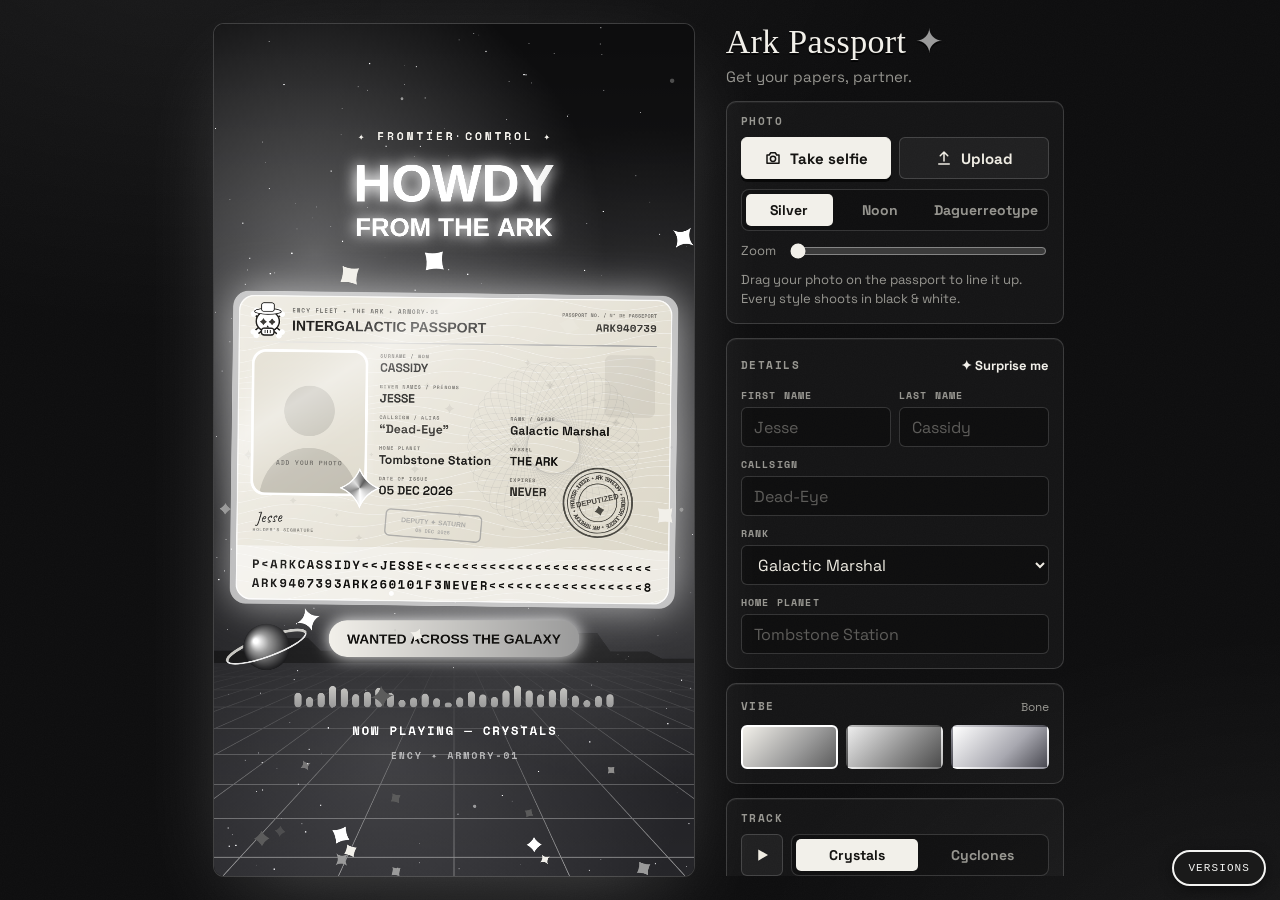
<file: index.html>
<!doctype html>
<html lang="en">
<head>
<meta charset="utf-8" />
<meta name="viewport" content="width=device-width, initial-scale=1" />
<title>Ark Passport</title>
<style>
  html, body { margin: 0; padding: 0; height: 100%; background: #111; overflow: hidden; }
  #frame { position: fixed; inset: 0; width: 100%; height: 100%; border: 0; display: block; }
  #vswitch { position: fixed; right: 14px; bottom: 14px; z-index: 99999; font-family: ui-monospace, 'Courier New', monospace; }
  #vswitch .panel { display: none; position: absolute; right: 0; bottom: 44px; width: 208px; background: #f4f4f2; color: #1a1a1a; border: 2px solid #1a1a1a; border-radius: 10px; box-shadow: 0 8px 24px rgba(0,0,0,.45); padding: 10px; }
  #vswitch.open .panel { display: block; }
  #vswitch .panel h2 { margin: 2px 2px 8px; font-size: 10px; letter-spacing: .14em; text-transform: uppercase; color: #555; font-weight: 700; }
  #vswitch .ver { display: block; width: 100%; text-align: left; margin: 4px 0; padding: 9px 10px; font: inherit; font-size: 12px; background: #fff; color: #1a1a1a; border: 1.5px solid #9a9a9a; border-radius: 7px; cursor: pointer; }
  #vswitch .ver:hover { border-color: #1a1a1a; }
  #vswitch .ver.active { background: #1a1a1a; color: #f4f4f2; border-color: #1a1a1a; }
  #vswitch .ver .tag { float: right; font-size: 10px; color: inherit; opacity: .65; }
  #vswitch > .pill { padding: 10px 14px; font: inherit; font-size: 11px; letter-spacing: .1em; background: #1a1a1a; color: #f4f4f2; border: 2px solid #f4f4f2; border-radius: 999px; cursor: pointer; box-shadow: 0 4px 14px rgba(0,0,0,.4); }
  #vswitch > .pill:hover { background: #333; }
</style>
</head>
<body>
<iframe id="frame" title="Ark Passport" allow="camera; autoplay; fullscreen"></iframe>
<div id="vswitch">
  <div class="panel" role="menu" aria-label="Versions">
    <h2>Ark Passport versions</h2>
    <button class="ver" data-v="v1" role="menuitem">v1 · Original Space <span class="tag">classic</span></button>
    <button class="ver" data-v="v2" role="menuitem">v2 · Western Space <span class="tag">idea by Khaalid</span></button>
  </div>
  <button class="pill" id="pill" aria-haspopup="true" aria-expanded="false">VERSIONS</button>
</div>
<script>
(function () {
  var DIRS = { v1: 'v1/', v2: 'v2/' };
  var DEFAULT = 'v2';
  var frame = document.getElementById('frame');
  var sw = document.getElementById('vswitch');
  var pill = document.getElementById('pill');
  var buttons = Array.prototype.slice.call(sw.querySelectorAll('.ver'));

  function pick() {
    var q = new URLSearchParams(location.search).get('v');
    if (q && DIRS['v' + q]) return 'v' + q;
    if (q && DIRS[q]) return q;
    try {
      var saved = localStorage.getItem('ark-version');
      if (saved && DIRS[saved]) return saved;
    } catch (e) {}
    return DEFAULT;
  }

  function setVersion(id) {
    if (!DIRS[id]) return;
    frame.src = DIRS[id];
    buttons.forEach(function (b) { b.classList.toggle('active', b.getAttribute('data-v') === id); });
    try { localStorage.setItem('ark-version', id); } catch (e) {}
  }

  pill.addEventListener('click', function (e) {
    e.stopPropagation();
    var open = sw.classList.toggle('open');
    pill.setAttribute('aria-expanded', open ? 'true' : 'false');
  });
  document.addEventListener('click', function (e) {
    if (!sw.contains(e.target)) sw.classList.remove('open');
  });
  document.addEventListener('keydown', function (e) {
    if (e.key === 'Escape') sw.classList.remove('open');
  });
  buttons.forEach(function (b) {
    b.addEventListener('click', function () {
      setVersion(b.getAttribute('data-v'));
      sw.classList.remove('open');
    });
  });

  setVersion(pick());
})();
</script>
</body>
</html>
</file>
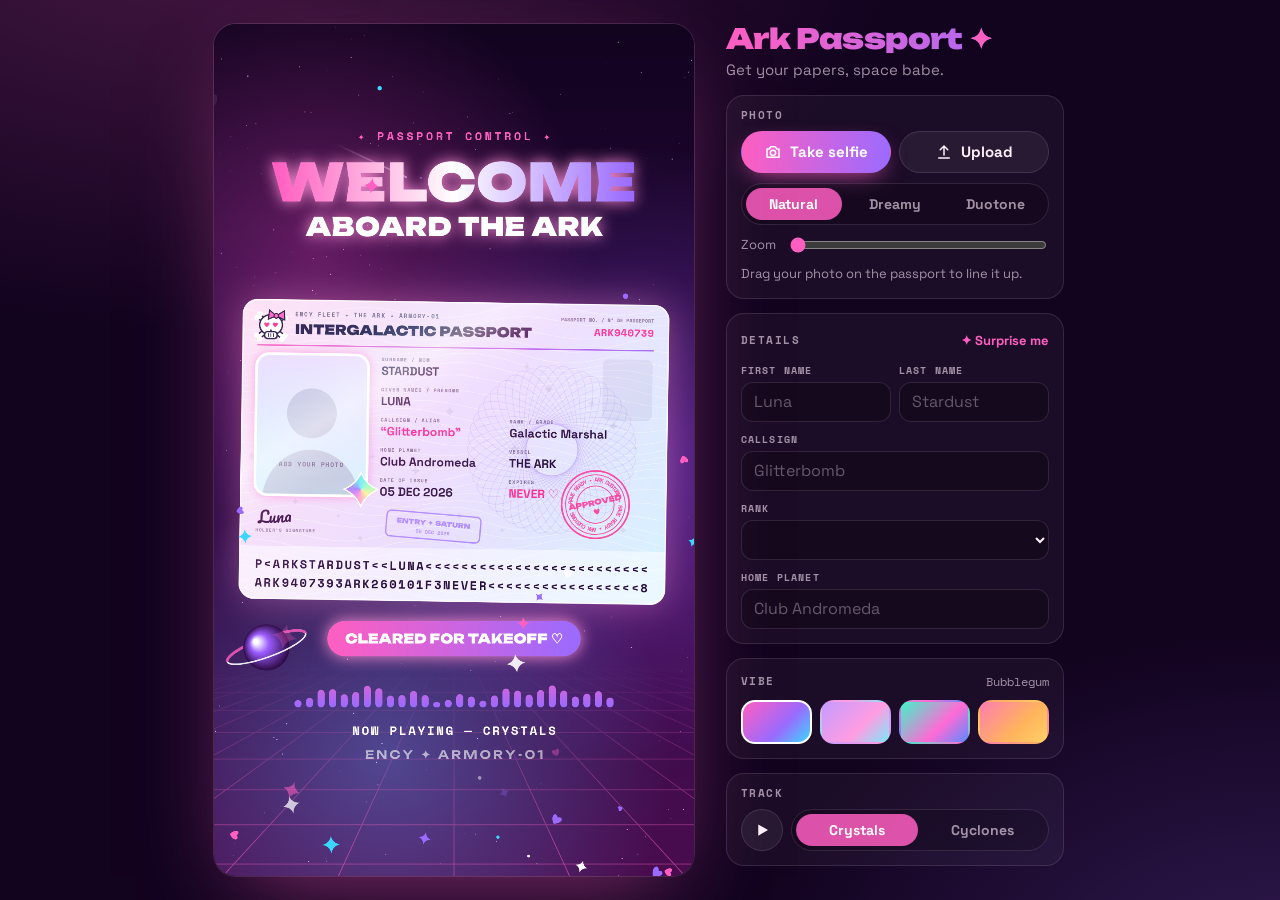
<file: v1/index.html>
<!doctype html>
<html lang="en">
<head>
  <meta charset="utf-8" />
  <meta name="viewport" content="width=device-width, initial-scale=1, viewport-fit=cover" />
  <title>Ark Passport</title>
  <meta name="description" content="Get your ENCY intergalactic passport. Snap a selfie, get stamped, post the story." />
  <meta name="theme-color" content="#12031f" />
  <link rel="preconnect" href="https://fonts.googleapis.com" />
  <link rel="preconnect" href="https://fonts.gstatic.com" crossorigin />
  <link rel="stylesheet" href="https://fonts.googleapis.com/css2?family=Pacifico&family=Space+Grotesk:wght@500;700&family=Space+Mono:wght@400;700&family=Unbounded:wght@600;900&display=swap" />
  <link rel="stylesheet" href="style.css" />
</head>
<body>
  <main class="app">
    <div class="stage-wrap">
      <canvas id="stage" width="1080" height="1920" aria-label="Your animated passport story"></canvas>
      <div class="badge" id="badge" hidden><span class="dot"></span><span id="badgeText">RENDERING</span></div>
    </div>

    <aside class="panel">
      <header class="brand">
        <h1>Ark Passport <span class="spark">✦</span></h1>
        <p class="sub">Get your papers, space babe.</p>
      </header>

      <section class="block">
        <h2>Photo</h2>
        <div class="row">
          <button class="btn primary" id="selfieBtn">
            <svg viewBox="0 0 24 24" width="18" height="18" fill="none" stroke="currentColor" stroke-width="2" stroke-linecap="round" stroke-linejoin="round"><path d="M4 8h3l2-3h6l2 3h3v11H4z"/><circle cx="12" cy="13" r="3.5"/></svg>
            Take selfie
          </button>
          <label class="btn" id="uploadBtn">
            <input type="file" id="photoInput" accept="image/*" hidden />
            <svg viewBox="0 0 24 24" width="18" height="18" fill="none" stroke="currentColor" stroke-width="2" stroke-linecap="round" stroke-linejoin="round"><path d="M12 16V4M7 9l5-5 5 5M5 20h14"/></svg>
            Upload
          </label>
          <input type="file" id="selfieInput" accept="image/*" capture="user" hidden />
        </div>
        <div class="seg" role="radiogroup" aria-label="Photo style">
          <button class="seg-btn active" data-style="natural" role="radio" aria-checked="true">Natural</button>
          <button class="seg-btn" data-style="dreamy" role="radio" aria-checked="false">Dreamy</button>
          <button class="seg-btn" data-style="duotone" role="radio" aria-checked="false">Duotone</button>
        </div>
        <label class="slider-row">
          <span>Zoom</span>
          <input type="range" id="zoom" min="100" max="300" value="100" />
        </label>
        <p class="hint">Drag your photo on the passport to line it up.</p>
      </section>

      <section class="block">
        <div class="row-head">
          <h2>Details</h2>
          <button class="link-btn" id="surpriseBtn">✦ Surprise me</button>
        </div>
        <div class="grid2">
          <label class="field"><span>First name</span><input id="fFirst" maxlength="18" autocomplete="given-name" placeholder="Luna" /></label>
          <label class="field"><span>Last name</span><input id="fLast" maxlength="18" autocomplete="family-name" placeholder="Stardust" /></label>
        </div>
        <label class="field"><span>Callsign</span><input id="fCall" maxlength="18" placeholder="Glitterbomb" /></label>
        <label class="field"><span>Rank</span><select id="fRank"></select></label>
        <label class="field"><span>Home planet</span><input id="fPlanet" maxlength="20" list="planetList" placeholder="Club Andromeda" /></label>
        <datalist id="planetList"></datalist>
      </section>

      <section class="block">
        <div class="row-head">
          <h2>Vibe</h2>
          <span class="meta" id="themeName">Bubblegum</span>
        </div>
        <div class="themes" id="themes" role="radiogroup" aria-label="Color theme"></div>
      </section>

      <section class="block">
        <h2>Track</h2>
        <div class="row">
          <button class="btn icon" id="playBtn" aria-label="Play">
            <svg viewBox="0 0 24 24" width="18" height="18"><path id="playPath" d="M7 4.5v15l13-7.5z" fill="currentColor"/></svg>
          </button>
          <div class="seg seg-2 grow" role="radiogroup" aria-label="Track">
            <button class="seg-btn track-btn active" data-track="crystals" role="radio" aria-checked="true">Crystals</button>
            <button class="seg-btn track-btn" data-track="cyclones" role="radio" aria-checked="false">Cyclones</button>
          </div>
        </div>
      </section>

      <section class="block">
        <div class="row-head">
          <h2>Export</h2>
          <span class="meta">story · 1080 × 1920</span>
        </div>
        <div class="row">
          <select id="lenSelect" aria-label="Video length">
            <option value="10">10 sec</option>
            <option value="15" selected>15 sec</option>
            <option value="30">30 sec</option>
          </select>
          <button class="btn primary grow" id="exportBtn">Export video</button>
        </div>
        <div class="row">
          <button class="btn grow" id="stillBtn">Save image</button>
          <button class="btn grow" id="shareBtn" hidden>Share</button>
          <a class="btn grow" id="downloadLink" hidden>Download again</a>
        </div>
        <p class="note" id="exportNote">Video comes with the song baked in.</p>
      </section>
    </aside>
  </main>

  <dialog id="camDialog" class="cam">
    <div class="cam-inner">
      <video id="camVideo" playsinline muted autoplay></video>
      <div class="cam-ring"></div>
      <div class="cam-actions">
        <button class="btn" id="camCancel">Cancel</button>
        <button class="shutter" id="camShoot" aria-label="Take photo"></button>
        <span class="cam-spacer"></span>
      </div>
      <p class="cam-err" id="camErr" hidden></p>
    </div>
  </dialog>

  <script src="../lib/mp4-muxer.min.js"></script>
  <script src="app.js"></script>
</body>
</html>
</file>
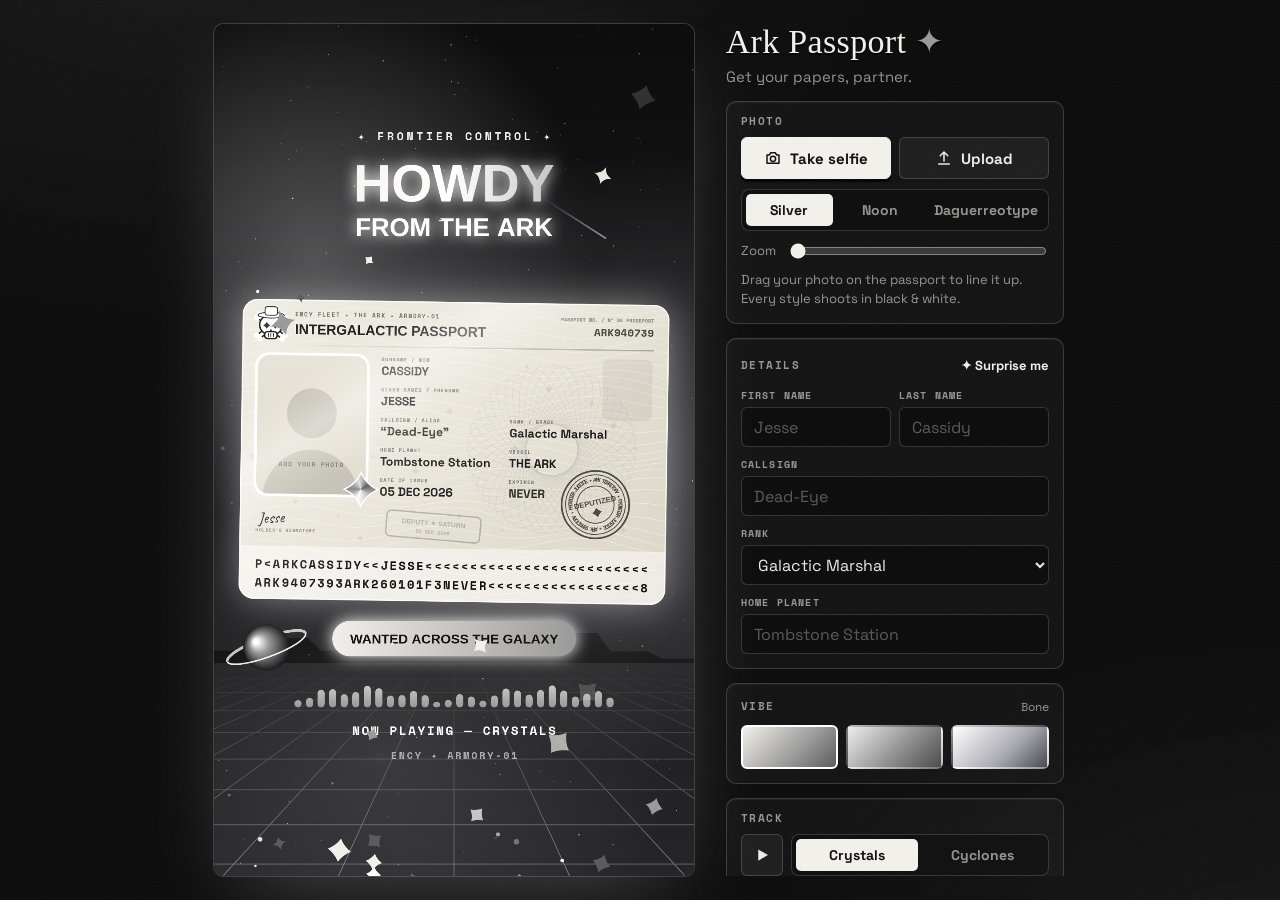
<file: v2/index.html>
<!doctype html>
<html lang="en">
<head>
  <meta charset="utf-8" />
  <meta name="viewport" content="width=device-width, initial-scale=1, viewport-fit=cover" />
  <title>Ark Passport</title>
  <meta name="description" content="Get your ENCY intergalactic passport. Snap a selfie, get stamped, post the story." />
  <meta name="theme-color" content="#0d0d0e" />
  <link rel="preconnect" href="https://fonts.googleapis.com" />
  <link rel="preconnect" href="https://fonts.gstatic.com" crossorigin />
  <link rel="stylesheet" href="https://fonts.googleapis.com/css2?family=Caveat:wght@600&family=Smokum&family=Space+Grotesk:wght@500;700&family=Space+Mono:wght@400;700&display=swap" />
  <link rel="stylesheet" href="style.css" />
</head>
<body>
  <main class="app">
    <div class="stage-wrap">
      <canvas id="stage" width="1080" height="1920" aria-label="Your animated passport story"></canvas>
      <div class="badge" id="badge" hidden><span class="dot"></span><span id="badgeText">RENDERING</span></div>
    </div>

    <aside class="panel">
      <header class="brand">
        <h1>Ark Passport <span class="spark">✦</span></h1>
        <p class="sub">Get your papers, partner.</p>
      </header>

      <section class="block">
        <h2>Photo</h2>
        <div class="row">
          <button class="btn primary" id="selfieBtn">
            <svg viewBox="0 0 24 24" width="18" height="18" fill="none" stroke="currentColor" stroke-width="2" stroke-linecap="round" stroke-linejoin="round"><path d="M4 8h3l2-3h6l2 3h3v11H4z"/><circle cx="12" cy="13" r="3.5"/></svg>
            Take selfie
          </button>
          <label class="btn" id="uploadBtn">
            <input type="file" id="photoInput" accept="image/*" hidden />
            <svg viewBox="0 0 24 24" width="18" height="18" fill="none" stroke="currentColor" stroke-width="2" stroke-linecap="round" stroke-linejoin="round"><path d="M12 16V4M7 9l5-5 5 5M5 20h14"/></svg>
            Upload
          </label>
          <input type="file" id="selfieInput" accept="image/*" capture="user" hidden />
        </div>
        <div class="seg" role="radiogroup" aria-label="Photo style">
          <button class="seg-btn active" data-style="silver" role="radio" aria-checked="true">Silver</button>
          <button class="seg-btn" data-style="noon" role="radio" aria-checked="false">Noon</button>
          <button class="seg-btn" data-style="daguerreotype" role="radio" aria-checked="false">Daguerreotype</button>
        </div>
        <label class="slider-row">
          <span>Zoom</span>
          <input type="range" id="zoom" min="100" max="300" value="100" />
        </label>
        <p class="hint">Drag your photo on the passport to line it up. Every style shoots in black &amp; white.</p>
      </section>

      <section class="block">
        <div class="row-head">
          <h2>Details</h2>
          <button class="link-btn" id="surpriseBtn">✦ Surprise me</button>
        </div>
        <div class="grid2">
          <label class="field"><span>First name</span><input id="fFirst" maxlength="18" autocomplete="given-name" placeholder="Jesse" /></label>
          <label class="field"><span>Last name</span><input id="fLast" maxlength="18" autocomplete="family-name" placeholder="Cassidy" /></label>
        </div>
        <label class="field"><span>Callsign</span><input id="fCall" maxlength="18" placeholder="Dead-Eye" /></label>
        <label class="field"><span>Rank</span><select id="fRank"></select></label>
        <label class="field"><span>Home planet</span><input id="fPlanet" maxlength="20" list="planetList" placeholder="Tombstone Station" /></label>
        <datalist id="planetList"></datalist>
      </section>

      <section class="block">
        <div class="row-head">
          <h2>Vibe</h2>
          <span class="meta" id="themeName">Bone</span>
        </div>
        <div class="themes" id="themes" role="radiogroup" aria-label="Color theme"></div>
      </section>

      <section class="block">
        <h2>Track</h2>
        <div class="row">
          <button class="btn icon" id="playBtn" aria-label="Play">
            <svg viewBox="0 0 24 24" width="18" height="18"><path id="playPath" d="M7 4.5v15l13-7.5z" fill="currentColor"/></svg>
          </button>
          <div class="seg seg-2 grow" role="radiogroup" aria-label="Track">
            <button class="seg-btn track-btn active" data-track="crystals" role="radio" aria-checked="true">Crystals</button>
            <button class="seg-btn track-btn" data-track="cyclones" role="radio" aria-checked="false">Cyclones</button>
          </div>
        </div>
      </section>

      <section class="block">
        <div class="row-head">
          <h2>Export</h2>
          <span class="meta">story · 1080 × 1920</span>
        </div>
        <div class="row">
          <select id="lenSelect" aria-label="Video length">
            <option value="10">10 sec</option>
            <option value="15" selected>15 sec</option>
            <option value="30">30 sec</option>
          </select>
          <button class="btn primary grow" id="exportBtn">Export video</button>
        </div>
        <div class="row">
          <button class="btn grow" id="stillBtn">Save image</button>
          <button class="btn grow" id="shareBtn" hidden>Share</button>
          <a class="btn grow" id="downloadLink" hidden>Download again</a>
        </div>
        <p class="note" id="exportNote">Video comes with the song baked in.</p>
      </section>
    </aside>
  </main>

  <dialog id="camDialog" class="cam">
    <div class="cam-inner">
      <div class="cam-consent" id="camConsent">
        <p class="cam-consent-title">Camera access</p>
        <p class="cam-consent-copy">Allow camera access to take your portrait. The photo stays on this device until you export.</p>
        <div class="row">
          <button class="btn" id="camConsentCancel">Cancel</button>
          <button class="btn primary" id="camConsentGo">Allow camera</button>
        </div>
      </div>
      <div class="cam-live" id="camLive" hidden>
        <video id="camVideo" playsinline muted autoplay></video>
        <div class="cam-actions">
          <button class="btn" id="camCancel">Cancel</button>
          <button class="shutter" id="camShoot" aria-label="Take photo"></button>
          <span class="cam-spacer"></span>
        </div>
      </div>
      <p class="cam-err" id="camErr" hidden></p>
    </div>
  </dialog>

  <script src="../lib/mp4-muxer.min.js"></script>
  <script src="app.js"></script>
</body>
</html>
</file>
<file: v1/style.css>
:root {
  --bg: #12031f;
  --panel: rgba(255, 255, 255, 0.04);
  --line: rgba(255, 220, 245, 0.12);
  --text: #fff0fa;
  --muted: rgba(255, 235, 250, 0.6);
  --accent: #ff5fc1;
  --accent-2: #8a5cff;
  --accent-ink: #ffffff;
  --radius: 14px;
  color-scheme: dark;
}

* { box-sizing: border-box; }

html, body {
  margin: 0;
  min-height: 100%;
  background:
    radial-gradient(1200px 700px at 15% -10%, color-mix(in srgb, var(--accent) 22%, transparent), transparent 60%),
    radial-gradient(900px 600px at 100% 110%, color-mix(in srgb, var(--accent-2) 22%, transparent), transparent 60%),
    var(--bg);
  background-attachment: fixed;
  color: var(--text);
  font: 15px/1.45 "Space Grotesk", ui-sans-serif, system-ui, sans-serif;
  -webkit-font-smoothing: antialiased;
}

.app {
  display: flex;
  gap: 32px;
  justify-content: center;
  align-items: center;
  min-height: 100dvh;
  padding: 24px;
}

.stage-wrap {
  position: relative;
  height: calc(100dvh - 48px);
  aspect-ratio: 9 / 16;
  flex-shrink: 0;
}

#stage {
  display: block;
  width: 100%;
  height: 100%;
  border-radius: 22px;
  background: #12031f;
  box-shadow:
    0 0 0 1px var(--line),
    0 30px 90px -30px color-mix(in srgb, var(--accent) 55%, transparent);
  touch-action: none;
}

.badge {
  position: absolute;
  top: 14px;
  left: 14px;
  display: flex;
  align-items: center;
  gap: 8px;
  padding: 6px 12px;
  border-radius: 999px;
  background: rgba(0, 0, 0, 0.5);
  backdrop-filter: blur(8px);
  font: 700 12px/1 "Space Mono", monospace;
  letter-spacing: 0.08em;
}
.badge .dot { width: 8px; height: 8px; border-radius: 50%; background: var(--accent); animation: blink 0.9s steps(2) infinite; }
@keyframes blink { 50% { opacity: 0.25; } }

.panel {
  width: 340px;
  flex-shrink: 0;
  display: flex;
  flex-direction: column;
  gap: 14px;
  max-height: calc(100dvh - 48px);
  overflow-y: auto;
  scrollbar-width: none;
  padding-right: 2px;
}

.brand h1 {
  margin: 0;
  font: 900 28px/1.05 "Unbounded", sans-serif;
  letter-spacing: -0.02em;
  background: linear-gradient(90deg, var(--accent), var(--accent-2));
  -webkit-background-clip: text;
  background-clip: text;
  color: transparent;
}
.brand .spark { -webkit-text-fill-color: var(--accent); }
.sub { margin: 6px 0 0; color: var(--muted); }

.block {
  display: flex;
  flex-direction: column;
  gap: 10px;
  padding: 14px;
  border: 1px solid var(--line);
  border-radius: 18px;
  background: var(--panel);
}

h2 {
  margin: 0;
  font: 700 11px/1 "Space Mono", monospace;
  letter-spacing: 0.14em;
  text-transform: uppercase;
  color: var(--muted);
}

.row { display: flex; gap: 8px; align-items: center; }
.row-head { display: flex; justify-content: space-between; align-items: center; }
.grow { flex: 1; }
.meta { font: 12px "Space Mono", monospace; color: var(--muted); }
.hint, .note { margin: 0; font-size: 13px; color: var(--muted); }
.note.warn { color: #ffb4c8; }

.btn {
  display: inline-flex;
  align-items: center;
  justify-content: center;
  gap: 8px;
  height: 42px;
  padding: 0 14px;
  border: 1px solid var(--line);
  border-radius: 999px;
  background: rgba(255, 255, 255, 0.06);
  color: var(--text);
  font: inherit;
  font-weight: 700;
  cursor: pointer;
  text-decoration: none;
  white-space: nowrap;
  transition: background 0.15s, transform 0.12s, filter 0.15s, opacity 0.15s;
  -webkit-tap-highlight-color: transparent;
}
.row > .btn:not(.icon) { flex: 1; }
.btn:hover:not(:disabled) { background: rgba(255, 255, 255, 0.11); }
.btn:active:not(:disabled) { transform: scale(0.96); }
.btn:disabled { opacity: 0.4; cursor: not-allowed; }
.btn.primary {
  border-color: transparent;
  background: linear-gradient(95deg, var(--accent), var(--accent-2));
  color: var(--accent-ink);
  box-shadow: 0 8px 24px -10px var(--accent);
}
.btn.primary:hover:not(:disabled) { background: linear-gradient(95deg, var(--accent), var(--accent-2)); filter: brightness(1.08); }
.btn.primary.busy { background: #ff3b6b; }
.btn.icon { width: 42px; padding: 0; flex-shrink: 0; }

.link-btn {
  border: 0;
  background: none;
  color: var(--accent);
  font: 700 13px "Space Grotesk", sans-serif;
  cursor: pointer;
  padding: 4px 0;
}
.link-btn:hover { filter: brightness(1.2); }

.seg {
  display: grid;
  grid-template-columns: repeat(3, 1fr);
  gap: 4px;
  padding: 4px;
  border: 1px solid var(--line);
  border-radius: 999px;
  background: rgba(0, 0, 0, 0.18);
}
.seg-2 { grid-template-columns: repeat(2, 1fr); }
.seg-btn {
  height: 32px;
  border: 0;
  border-radius: 999px;
  background: transparent;
  color: var(--muted);
  font: inherit;
  font-size: 14px;
  font-weight: 700;
  cursor: pointer;
  transition: background 0.2s, color 0.2s;
}
.seg-btn:hover { color: var(--text); }
.seg-btn.active { background: color-mix(in srgb, var(--accent) 85%, white 0%); color: var(--accent-ink); }
.seg-btn:disabled { opacity: 0.5; cursor: not-allowed; }

.slider-row { display: flex; align-items: center; gap: 12px; font-size: 13px; color: var(--muted); }
.slider-row input { flex: 1; accent-color: var(--accent); }

.grid2 { display: grid; grid-template-columns: 1fr 1fr; gap: 8px; }
.field { display: flex; flex-direction: column; gap: 4px; min-width: 0; }
.field span { font: 700 10px "Space Mono", monospace; letter-spacing: 0.12em; text-transform: uppercase; color: var(--muted); }
.field input, .field select, select {
  width: 100%;
  height: 40px;
  padding: 0 12px;
  border: 1px solid var(--line);
  border-radius: 12px;
  background: rgba(0, 0, 0, 0.22);
  color: var(--text);
  font: inherit;
  font-size: 16px;
  min-width: 0;
}
select { width: auto; }
.field select { width: 100%; }
.field input:focus, select:focus { outline: none; border-color: var(--accent); }
.field input::placeholder { color: rgba(255, 235, 250, 0.35); }
select option { background: #1d0a2c; }

.themes { display: grid; grid-template-columns: repeat(4, 1fr); gap: 8px; }
.theme {
  height: 44px;
  border-radius: 14px;
  border: 2px solid transparent;
  cursor: pointer;
  transition: transform 0.15s, border-color 0.15s;
}
.theme:hover { transform: translateY(-1px); }
.theme.active { border-color: #fff; }

.cam {
  padding: 0;
  border: 0;
  border-radius: 28px;
  background: #0d0216;
  color: var(--text);
  width: min(92vw, 520px);
  box-shadow: 0 30px 120px -20px var(--accent);
}
.cam::backdrop { background: rgba(10, 2, 20, 0.75); backdrop-filter: blur(6px); }
.cam-inner { position: relative; padding: 16px; }
.cam video {
  display: block;
  width: 100%;
  aspect-ratio: 4 / 5;
  object-fit: cover;
  border-radius: 18px;
  transform: scaleX(-1);
  background: #000;
}
.cam-ring {
  position: absolute;
  inset: 16px 16px auto 16px;
  aspect-ratio: 4 / 5;
  border-radius: 18px;
  pointer-events: none;
  background: radial-gradient(ellipse 34% 40% at 50% 46%, transparent 98%, rgba(13, 2, 22, 0.45) 100%);
}
.cam-actions { display: grid; grid-template-columns: 1fr auto 1fr; align-items: center; margin-top: 14px; }
.cam-actions .btn { justify-self: start; }
.shutter {
  width: 68px;
  height: 68px;
  border-radius: 50%;
  border: 4px solid #fff;
  background: linear-gradient(135deg, var(--accent), var(--accent-2));
  cursor: pointer;
  transition: transform 0.12s;
}
.shutter:active { transform: scale(0.92); }
.cam-err { margin: 10px 0 0; color: #ffb4c8; font-size: 14px; }

[hidden] { display: none !important; }

@media (max-width: 800px) {
  .app { flex-direction: column; gap: 18px; padding: 14px 16px 32px; align-items: stretch; }
  .stage-wrap { height: auto; width: min(100%, calc(64dvh * 9 / 16)); margin: 0 auto; }
  .panel { width: 100%; max-height: none; overflow: visible; }
}

@media (prefers-reduced-motion: reduce) {
  .badge .dot { animation: none; }
}
</file>
<file: v2/style.css>
:root {
  --bg: #0b0b0c;
  --panel: rgba(255, 255, 255, 0.03);
  --line: rgba(255, 255, 255, 0.16);
  --text: #efece3;
  --muted: rgba(239, 236, 227, 0.6);
  --accent: #f2f0ea;
  --accent-2: #9a9a9a;
  --accent-ink: #141311;
  --radius: 8px;
  --grain: url("data:image/svg+xml;utf8,<svg xmlns='http://www.w3.org/2000/svg' width='160' height='160'><filter id='n'><feTurbulence type='fractalNoise' baseFrequency='0.9' numOctaves='2' stitchTiles='stitch'/><feColorMatrix type='saturate' values='0'/></filter><rect width='160' height='160' filter='url(%23n)' opacity='0.55'/></svg>");
  color-scheme: dark;
}

* { box-sizing: border-box; }

html, body {
  margin: 0;
  min-height: 100%;
  background:
    radial-gradient(1200px 700px at 15% -10%, rgba(255, 255, 255, 0.06), transparent 60%),
    radial-gradient(900px 600px at 100% 110%, rgba(255, 255, 255, 0.05), transparent 60%),
    var(--bg);
  background-attachment: fixed;
  color: var(--text);
  font: 15px/1.45 "Space Grotesk", ui-sans-serif, system-ui, sans-serif;
  -webkit-font-smoothing: antialiased;
}

/* faint paper grain over the whole page */
body::before {
  content: "";
  position: fixed;
  inset: 0;
  background-image: var(--grain);
  opacity: 0.05;
  pointer-events: none;
  z-index: 1;
}

.app {
  position: relative;
  z-index: 2;
  display: flex;
  gap: 32px;
  justify-content: center;
  align-items: center;
  min-height: 100dvh;
  padding: 24px;
}

.stage-wrap {
  position: relative;
  height: calc(100dvh - 48px);
  aspect-ratio: 9 / 16;
  flex-shrink: 0;
}

#stage {
  display: block;
  width: 100%;
  height: 100%;
  border-radius: 10px;
  background: #0b0b0c;
  box-shadow:
    0 0 0 1px var(--line),
    0 30px 90px -30px rgba(255, 255, 255, 0.28);
  touch-action: none;
}

.badge {
  position: absolute;
  top: 14px;
  left: 14px;
  display: flex;
  align-items: center;
  gap: 8px;
  padding: 6px 12px;
  border-radius: 3px;
  background: rgba(0, 0, 0, 0.6);
  border: 1px solid var(--line);
  font: 700 12px/1 "Space Mono", monospace;
  letter-spacing: 0.08em;
}
.badge .dot { width: 8px; height: 8px; border-radius: 50%; background: var(--accent); animation: blink 0.9s steps(2) infinite; }
@keyframes blink { 50% { opacity: 0.25; } }

.panel {
  width: 340px;
  flex-shrink: 0;
  display: flex;
  flex-direction: column;
  gap: 14px;
  max-height: calc(100dvh - 48px);
  overflow-y: auto;
  scrollbar-width: none;
  padding-right: 2px;
}

.brand h1 {
  margin: 0;
  font: 400 34px/1.05 "Smokum", serif;
  letter-spacing: 0.01em;
  color: var(--accent);
  text-shadow: 0 2px 0 rgba(0, 0, 0, 0.7);
}
.brand .spark { color: var(--accent-2); }
.sub { margin: 6px 0 0; color: var(--muted); }

.block {
  display: flex;
  flex-direction: column;
  gap: 10px;
  padding: 14px;
  border: 1px solid var(--line);
  border-radius: 10px;
  background: var(--panel);
  box-shadow: inset 0 1px 0 rgba(255, 255, 255, 0.05);
}

h2 {
  margin: 0;
  font: 700 11px/1 "Space Mono", monospace;
  letter-spacing: 0.14em;
  text-transform: uppercase;
  color: var(--muted);
}

.row { display: flex; gap: 8px; align-items: center; }
.row-head { display: flex; justify-content: space-between; align-items: center; }
.grow { flex: 1; }
.meta { font: 12px "Space Mono", monospace; color: var(--muted); }
.hint, .note { margin: 0; font-size: 13px; color: var(--muted); }
.note.warn { color: #d8d8d8; }

.btn {
  display: inline-flex;
  align-items: center;
  justify-content: center;
  gap: 8px;
  height: 42px;
  padding: 0 14px;
  border: 1.5px solid var(--line);
  border-radius: 6px;
  background: rgba(255, 255, 255, 0.05);
  color: var(--text);
  font: inherit;
  font-weight: 700;
  cursor: pointer;
  text-decoration: none;
  white-space: nowrap;
  transition: background 0.15s, transform 0.12s, filter 0.15s, opacity 0.15s;
  -webkit-tap-highlight-color: transparent;
}
.row > .btn:not(.icon) { flex: 1; }
.btn:hover:not(:disabled) { background: rgba(255, 255, 255, 0.1); }
.btn:active:not(:disabled) { transform: scale(0.96); }
.btn:disabled { opacity: 0.4; cursor: not-allowed; }
.btn.primary {
  border-color: var(--accent);
  background: var(--accent);
  color: var(--accent-ink);
  box-shadow: 0 3px 0 rgba(0, 0, 0, 0.65);
}
.btn.primary:hover:not(:disabled) { background: var(--accent); filter: brightness(1.05); }
.btn.primary:active:not(:disabled) { box-shadow: 0 1px 0 rgba(0, 0, 0, 0.65); }
.btn.primary.busy { background: #8a8a8a; }
.btn.icon { width: 42px; padding: 0; flex-shrink: 0; }

.link-btn {
  border: 0;
  background: none;
  color: var(--accent);
  font: 700 13px "Space Grotesk", sans-serif;
  cursor: pointer;
  padding: 4px 0;
}
.link-btn:hover { filter: brightness(1.15); }

.seg {
  display: grid;
  grid-template-columns: repeat(3, 1fr);
  gap: 4px;
  padding: 4px;
  border: 1px solid var(--line);
  border-radius: 8px;
  background: rgba(0, 0, 0, 0.25);
}
.seg-2 { grid-template-columns: repeat(2, 1fr); }
.seg-btn {
  height: 32px;
  border: 0;
  border-radius: 5px;
  background: transparent;
  color: var(--muted);
  font: inherit;
  font-size: 14px;
  font-weight: 700;
  cursor: pointer;
  transition: background 0.2s, color 0.2s;
}
.seg-btn:hover { color: var(--text); }
.seg-btn.active { background: var(--accent); color: var(--accent-ink); }
.seg-btn:disabled { opacity: 0.5; cursor: not-allowed; }

.slider-row { display: flex; align-items: center; gap: 12px; font-size: 13px; color: var(--muted); }
.slider-row input { flex: 1; accent-color: var(--accent); }

.grid2 { display: grid; grid-template-columns: 1fr 1fr; gap: 8px; }
.field { display: flex; flex-direction: column; gap: 4px; min-width: 0; }
.field span { font: 700 10px "Space Mono", monospace; letter-spacing: 0.12em; text-transform: uppercase; color: var(--muted); }
.field input, .field select, select {
  width: 100%;
  height: 40px;
  padding: 0 12px;
  border: 1px solid var(--line);
  border-radius: 6px;
  background: rgba(0, 0, 0, 0.3);
  color: var(--text);
  font: inherit;
  font-size: 16px;
  min-width: 0;
}
select { width: auto; }
.field select { width: 100%; }
.field input:focus, select:focus { outline: none; border-color: var(--accent); }
.field input::placeholder { color: rgba(239, 236, 227, 0.35); }
select option { background: #141414; }

.themes { display: grid; grid-template-columns: repeat(3, 1fr); gap: 8px; }
.theme {
  height: 44px;
  border-radius: 6px;
  border: 2px solid transparent;
  cursor: pointer;
  transition: transform 0.15s, border-color 0.15s;
}
.theme:hover { transform: translateY(-1px); }
.theme.active { border-color: #fff; }

.cam {
  padding: 0;
  border: 1px solid var(--line);
  border-radius: 14px;
  background: #000;
  color: var(--text);
  width: min(92vw, 520px);
  box-shadow: 0 30px 120px -20px rgba(255, 255, 255, 0.25);
}
.cam::backdrop { background: rgba(0, 0, 0, 0.8); }
.cam-inner { position: relative; padding: 16px; }

.cam-consent { padding: 28px 12px; text-align: center; }
.cam-consent-title {
  margin: 0 0 8px;
  font: 400 26px/1.1 "Smokum", serif;
  color: var(--accent);
}
.cam-consent-copy { margin: 0 0 20px; color: var(--muted); font-size: 14px; }
.cam-consent .row { max-width: 340px; margin: 0 auto; }

.cam video {
  display: block;
  width: 100%;
  aspect-ratio: 4 / 5;
  object-fit: cover;
  border-radius: 8px;
  transform: scaleX(-1);
  background: #000;
  filter: grayscale(1);
}
.cam-actions { display: grid; grid-template-columns: 1fr auto 1fr; align-items: center; margin-top: 14px; }
.cam-actions .btn { justify-self: start; }
.shutter {
  width: 68px;
  height: 68px;
  border-radius: 50%;
  border: 4px solid #fff;
  background: #111;
  cursor: pointer;
  transition: transform 0.12s, background 0.15s;
}
.shutter:hover { background: #222; }
.shutter:active { transform: scale(0.92); }
.cam-err { margin: 10px 0 0; color: #d8d8d8; font-size: 14px; }

[hidden] { display: none !important; }

@media (max-width: 800px) {
  .app { flex-direction: column; gap: 18px; padding: 14px 16px 32px; align-items: stretch; }
  .stage-wrap { height: auto; width: min(100%, calc(64dvh * 9 / 16)); margin: 0 auto; }
  .panel { width: 100%; max-height: none; overflow: visible; }
}

@media (prefers-reduced-motion: reduce) {
  .badge .dot { animation: none; }
}
</file>
